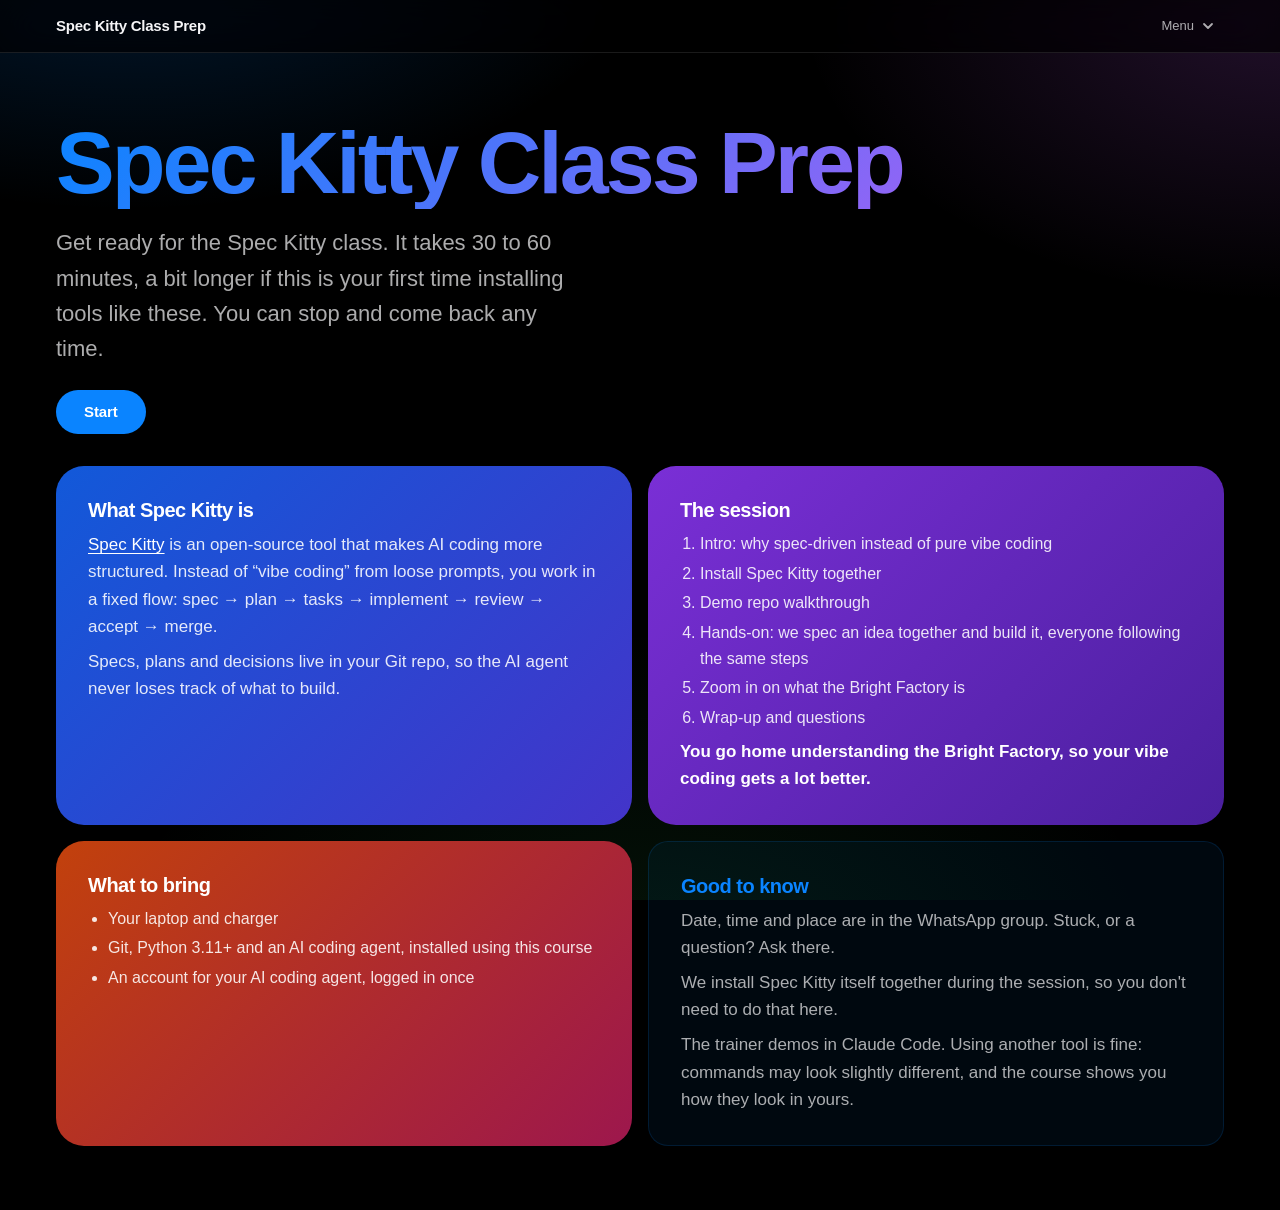
<file: index.html>
<!doctype html>
<html lang="en">
<head>
  <meta charset="utf-8">
  <meta name="viewport" content="width=device-width, initial-scale=1, viewport-fit=cover">
  <title>Spec Kitty Class Prep</title>
  <meta name="description" content="Get your laptop and your head ready for the Spec Kitty class: a short, tailored prep track you can do at your own pace.">
  <meta name="theme-color" content="#000000" media="(prefers-color-scheme: dark)">
  <meta name="theme-color" content="#000000" media="(prefers-color-scheme: light)">
  <meta name="color-scheme" content="dark">
  <link rel="manifest" href="./manifest.json">
  <link rel="icon" href="./icons/icon.svg" type="image/svg+xml">
  <link rel="icon" href="./icons/icon-192.png" type="image/png" sizes="192x192">
  <link rel="apple-touch-icon" href="./icons/icon-192.png">
  <link rel="stylesheet" href="./css/style.css">
</head>
<body>
  <header id="app-header"></header>
  <div id="app-notice" class="banner banner--info" role="status" hidden></div>
  <main id="app-main" tabindex="-1">
    <noscript>
      <div class="container container--reading">
        <p class="cell">This course needs JavaScript to tailor the steps to your laptop. Please turn it on and reload the page.</p>
      </div>
    </noscript>
  </main>
  <script type="module" src="./js/app.js"></script>
</body>
</html>
</file>
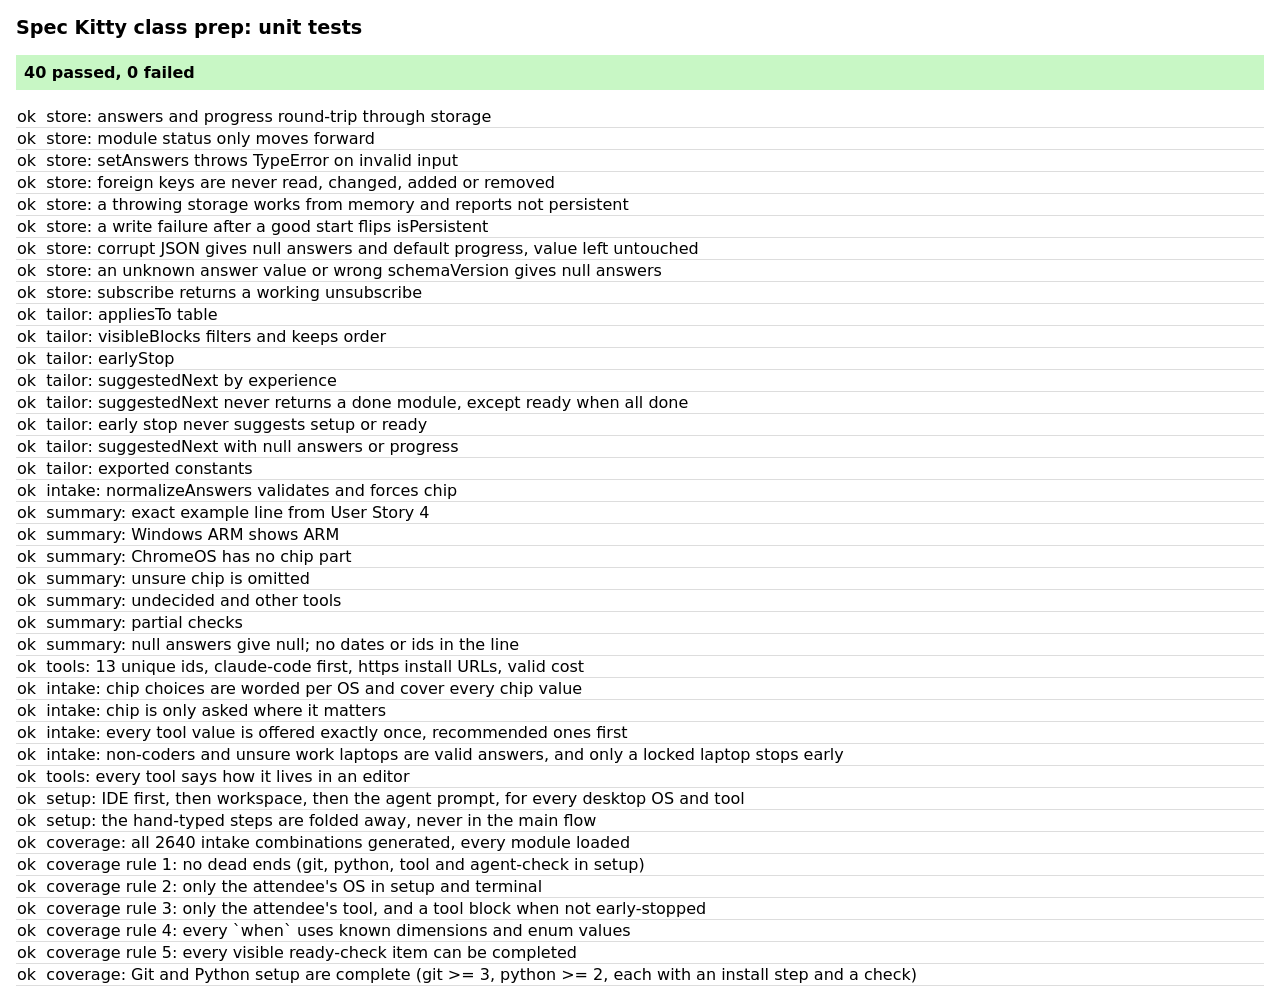
<file: tests/index.html>
<!doctype html>
<html lang="en">
<head>
  <meta charset="utf-8">
  <meta name="viewport" content="width=device-width, initial-scale=1">
  <title>Running tests…</title>
</head>
<body style="font-family: system-ui, sans-serif; margin: 16px;">
  <h1 style="font-size: 1.2rem;">Spec Kitty class prep: unit tests</h1>
  <p id="summary" style="padding: 8px; font-weight: bold;">Running…</p>
  <table id="results" style="border-collapse: collapse; width: 100%;"></table>
  <script type="module">
    import { run, test } from "./runner.js";
    import "./store.test.js";
    import "./tailor.test.js";
    import "./summary.test.js";
    import "./intake.test.js";

    // Optional coverage test: skip quietly only when the file itself is missing (404).
    // Any other import error (syntax error, broken import inside it) is reported as a failure.
    let coverageMissing = false;
    try {
      const res = await fetch("./coverage.test.js", { method: "HEAD", cache: "no-store" });
      coverageMissing = res.status === 404;
    } catch {
      // fetch unavailable: fall through to import and report whatever happens
    }
    if (!coverageMissing) {
      try {
        await import("./coverage.test.js");
      } catch (err) {
        test("coverage.test.js loads", () => {
          throw err;
        });
      }
    }

    const { passed, failed, results } = await run();
    const summary = document.getElementById("summary");
    summary.textContent = `${passed} passed, ${failed} failed`;
    summary.style.background = failed === 0 ? "#c8f7c5" : "#f7c5c5";
    document.title = failed === 0 ? "PASS" : "FAIL";

    const table = document.getElementById("results");
    for (const r of results) {
      const row = table.insertRow();
      row.style.borderBottom = "1px solid #ddd";
      row.insertCell().textContent = r.ok ? "ok" : "FAIL";
      row.insertCell().textContent = r.name;
      row.insertCell().textContent = r.error || "";
      if (!r.ok) row.style.background = "#fbe3e3";
    }
  </script>
</body>
</html>
</file>
<file: css/style.css>
/* Layout: sticky header (.menu) over a 1200px .container; pages are .bento grids of .cell boxes (4 > 2 > 1 columns at 768/480px); reading pages use .container--reading (760px). Style: GG Prompts Bento Grid, research R0-09. */

/* ------------------------------------------------------------------ Tokens */
:root {
  color-scheme: dark;
  --bg: #000000; --cell: #1c1c1e; --cell-hover: #2c2c2e; --elevated: #2c2c2e;
  --text: #f5f5f7; --text-2: rgba(245,245,247,.7); --text-3: rgba(245,245,247,.55);
  --line: rgba(255,255,255,.1);
  --blue: #0A84FF; --purple: #BF5AF2; --green: #30D158; --orange: #FF9F0A; --pink: #FF375F; --indigo: #5E5CE6;
  --gradient-signature: linear-gradient(135deg, #0A84FF, #BF5AF2);
  /* Colour tiles: saturated enough to feel bright, dark enough for white text (AA). One per module. */
  --tile-blue: linear-gradient(135deg, #1259d9, #4334c9);
  --tile-purple: linear-gradient(135deg, #7a2fd6, #4a1f9e);
  --tile-green: linear-gradient(135deg, #0d7a3d, #0b5e57);
  --tile-orange: linear-gradient(135deg, #c2410c, #9d174d);
  --tile-teal: linear-gradient(135deg, #0e7490, #1e40af);
  --tile-pink: linear-gradient(135deg, #be185d, #6b21a8);
  --teal: #64D2FF;
  --accent: var(--blue);
  --font: Inter, -apple-system, BlinkMacSystemFont, "SF Pro Display", "Segoe UI Variable", "Segoe UI", Roboto, sans-serif;
  --font-mono: ui-monospace, "SF Mono", "Cascadia Code", Consolas, monospace;
  --space-xs: 4px; --space-sm: 8px; --space-md: 16px; --space-lg: 24px; --space-xl: 32px; --space-2xl: 48px; --space-3xl: 64px;
  --radius-sm: 12px; --radius-md: 16px; --radius-lg: 20px; --radius-xl: 28px; --radius-full: 9999px;
  --bento-gap: 16px;
  --ease: cubic-bezier(.25,.1,.25,1);
  --shadow-hover: 0 8px 30px rgba(0,0,0,.4);
  --fast: .15s ease;
  --base: .3s var(--ease);
}

/* ------------------------------------------------------------------ Base */
*, *::before, *::after { box-sizing: border-box; margin: 0; padding: 0; }
html { font-size: 16px; -webkit-font-smoothing: antialiased; -webkit-text-size-adjust: 100%; }
body {
  font-family: var(--font);
  background:
    radial-gradient(900px 500px at 10% -10%, rgba(10,132,255,.22), transparent 60%),
    radial-gradient(800px 500px at 100% 0%, rgba(191,90,242,.18), transparent 60%),
    radial-gradient(900px 600px at 50% 110%, rgba(48,209,88,.10), transparent 60%),
    var(--bg);
  background-attachment: fixed;
  color: var(--text);
  line-height: 1.5;
  min-height: 100vh;
  overflow-wrap: anywhere;
}
/* Black band behind the status bar / notch so content never shows through the top inset. */
body::before {
  content: "";
  position: fixed;
  inset: 0 0 auto 0;
  height: env(safe-area-inset-top, 0px);
  background: #000;
  z-index: 101;
}
img, svg { max-width: 100%; display: block; }
a { color: var(--blue); text-underline-offset: 3px; }
button, input, select, textarea { font: inherit; color: inherit; }
ul, ol { padding-left: 1.25rem; }
li + li { margin-top: var(--space-xs); }
[hidden] { display: none !important; }
#app-main:focus { outline: none; }

:focus-visible { outline: 2px solid var(--blue); outline-offset: 3px; }

.visually-hidden {
  position: absolute !important; width: 1px; height: 1px; overflow: hidden;
  clip: rect(0 0 0 0); clip-path: inset(50%); white-space: nowrap;
}

/* ------------------------------------------------------------------ Type */
h1, h2, h3, h4 { text-wrap: balance; color: var(--text); }
.hero-title {
  font-size: clamp(2.5rem, 8vw, 5.5rem);
  font-weight: 800;
  letter-spacing: -3px;
  line-height: 1.05;
  background: var(--gradient-signature);
  -webkit-background-clip: text;
  background-clip: text;
  -webkit-text-fill-color: transparent;
  color: transparent;
}
.page-title {
  font-size: clamp(2rem, 4vw, 3rem);
  font-weight: 700;
  letter-spacing: -1.5px;
  line-height: 1.1;
  margin-bottom: var(--space-sm);
}
.cell-title, .cell h2, .cell h3, .block h2, .block h3 {
  font-size: 1.25rem;
  font-weight: 700;
  letter-spacing: -.5px;
  line-height: 1.25;
  margin-bottom: var(--space-sm);
}
.cell-title--lg { font-size: 1.5rem; letter-spacing: -.75px; }
.cell-title--sm, .cell h3 { font-size: 1.125rem; letter-spacing: -.25px; }
p, .body { font-size: 1.0625rem; line-height: 1.6; color: var(--text-2); }
.lead { font-size: clamp(1.125rem, 2.5vw, 1.375rem); line-height: 1.6; color: var(--text-2); max-width: 600px; }
.caption, small { font-size: .8125rem; color: var(--text-3); line-height: 1.5; }
.cell p, .cell li, .block p, .block li { max-width: 70ch; }
.cell > * + *, .block > * + * { margin-top: var(--space-sm); }
.cell li, .block li { color: var(--text-2); line-height: 1.6; }
strong { color: var(--text); font-weight: 600; }
code { font-family: var(--font-mono); font-size: .9em; }
:not(pre) > code { background: var(--elevated); padding: .1em .4em; border-radius: 6px; }

/* ------------------------------------------------------------------ Layout */
.container {
  max-width: 1200px;
  margin-inline: auto;
  padding-block: var(--space-3xl);
  padding-left: max(16px, env(safe-area-inset-left));
  padding-right: max(16px, env(safe-area-inset-right));
}
.container--reading { max-width: 760px; }
.stack > * + * { margin-top: var(--bento-gap); }
.section-head { margin-bottom: var(--space-xl); }
.section-head p { max-width: 520px; }

.bento { display: grid; grid-template-columns: repeat(4, 1fr); gap: var(--bento-gap); }
.bento > * { min-width: 0; }
.span-2 { grid-column: span 2; }
.span-4 { grid-column: 1 / -1; }
.tall { grid-row: span 2; }
.hero-cell, .cell.hero-cell {
  grid-column: span 2; grid-row: span 2;
  display: flex; flex-direction: column; justify-content: flex-end;
  min-height: 360px; padding: var(--space-2xl);
}
.row { display: flex; flex-wrap: wrap; gap: var(--space-md); align-items: center; }

/* ------------------------------------------------------------------ Components
   Class names used by views (WP03, WP04). Keep these stable.
   .cell, .cell--link ........ every bento box; links lift on hover
   .hero-title ............... welcome headline, the only gradient use
   .btn, .btn--primary, .btn--secondary, .btn--ghost
   .chip, .chip--done, .chip--next, .chip--optional, .chip-label
   .choice-group, .choice .... intake radio cards
   .block, .block--step, .block--note, .block--warning, .block--check
   .code (wraps pre), .copy-btn
   .stat, .stat__value, .stat__label
   .progress-bar (child: span or .progress-bar__fill; or set --value: 0-100)
   .banner, .banner--stop, .banner--info (children .banner__title, .banner__body)
   .exercise, .feedback--right, .feedback--wrong
   .checkbox ................. ready-check item (label wrapping input[type=checkbox])
   .menu ..................... header bar
   .confirm .................. inline "Start fresh" confirm
   Helpers: .container, .container--reading, .bento, .span-2, .span-4, .tall, .hero-cell,
            .page-title, .cell-title, .lead, .caption, .row, .stack, .visually-hidden
   ------------------------------------------------------------------ */

/* Cell */
.cell {
  display: block;
  background: var(--cell);
  border-radius: var(--radius-xl);
  padding: var(--space-xl);
  position: relative;
  color: var(--text);
}
.cell--link {
  text-decoration: none;
  transition: background var(--base), transform var(--base), box-shadow var(--base);
}
.cell--link:hover { background: var(--cell-hover); transform: translateY(-2px); box-shadow: var(--shadow-hover); }
.cell--link:focus-visible { outline-offset: 4px; }

/* Buttons */
.btn {
  display: inline-flex; align-items: center; justify-content: center; gap: var(--space-sm);
  min-height: 44px;
  padding: 12px 28px;
  border: 0;
  border-radius: var(--radius-full);
  font-size: .9375rem; font-weight: 600; letter-spacing: -.1px; line-height: 1.2;
  text-decoration: none; text-align: center;
  cursor: pointer;
  transition: background var(--fast), transform var(--fast), box-shadow var(--fast), color var(--fast);
}
.btn--primary { background: var(--blue); color: #fff; }
.btn--primary:hover { background: #409cff; transform: scale(1.03); box-shadow: 0 4px 20px rgba(10,132,255,.4); }
.btn--secondary { background: var(--elevated); color: var(--text); border: 1px solid var(--line); }
.btn--secondary:hover { background: #3a3a3c; transform: scale(1.03); }
.btn--ghost { background: transparent; color: var(--blue); }
.btn--ghost:hover { background: rgba(10,132,255,.08); }
.btn:disabled, .btn[aria-disabled="true"] { opacity: .5; cursor: not-allowed; transform: none; box-shadow: none; }

/* Chips (real status only, sentence case) */
.chip, .chip-label {
  display: inline-flex; align-items: center; gap: 6px;
  width: fit-content;
  padding: 6px 14px;
  border-radius: var(--radius-full);
  font-size: .75rem; font-weight: 600; line-height: 1.2;
  background: rgba(245,245,247,.12); color: var(--text-2);
}
.chip--done { background: rgba(48,209,88,.15); color: var(--green); }
.chip--next { background: rgba(10,132,255,.18); color: #409cff; }
.chip--optional { background: rgba(255,159,10,.15); color: var(--orange); }
.chip-label { background: rgba(94,92,230,.2); color: #8a89ff; }

/* Intake choices */
.choice-group { display: grid; gap: var(--space-sm); border: 0; min-width: 0; }
.choice-group legend { font-size: 1.25rem; font-weight: 700; letter-spacing: -.5px; margin-bottom: var(--space-md); text-wrap: balance; }
.choice {
  display: flex; align-items: flex-start; gap: var(--space-md);
  padding: var(--space-md) var(--space-lg);
  background: var(--elevated);
  border: 1.5px solid transparent;
  border-radius: var(--radius-md);
  cursor: pointer;
  color: var(--text-2);
  transition: border-color var(--fast), color var(--fast), background var(--fast);
}
.choice:hover { color: var(--text); background: #323234; }
.choice:has(input:checked) { border-color: var(--blue); color: var(--text); }
.choice input[type="radio"] {
  appearance: none; -webkit-appearance: none;
  flex-shrink: 0;
  width: 22px; height: 22px; margin-top: 1px;
  border: 1.5px solid rgba(255,255,255,.2);
  border-radius: 50%;
  background: var(--bg);
  position: relative;
  cursor: pointer;
  transition: border-color var(--fast), box-shadow var(--fast);
}
.choice input[type="radio"]:checked { border-color: var(--blue); }
.choice input[type="radio"]:checked::after {
  content: ""; position: absolute; top: 4px; left: 4px;
  width: 11px; height: 11px; border-radius: 50%; background: var(--blue);
}
.choice input[type="radio"]:focus-visible { outline: none; box-shadow: 0 0 0 3px rgba(10,132,255,.45); }
.choice:has(input:focus-visible) { outline: 2px solid var(--blue); outline-offset: 3px; }
.choice__text { display: grid; gap: 2px; min-width: 0; }
.choice__label { font-weight: 600; color: inherit; }
.choice__hint { font-size: .875rem; color: var(--text-3); line-height: 1.5; }

/* Inputs: the reference's 3px blue focus ring */
.input, input[type="text"], input[type="email"], textarea, select {
  width: 100%;
  padding: 14px 18px;
  background: var(--bg);
  border: 1.5px solid var(--line);
  border-radius: var(--radius-md);
  font-size: 1rem;
  transition: border-color var(--fast), box-shadow var(--fast);
}
.input:focus, input[type="text"]:focus, input[type="email"]:focus, textarea:focus, select:focus {
  outline: none; border-color: var(--blue); box-shadow: 0 0 0 3px rgba(10,132,255,.2);
}
textarea { min-height: 100px; resize: vertical; line-height: 1.6; }

/* Module content blocks */
.block {
  background: var(--cell);
  border-radius: var(--radius-xl);
  padding: var(--space-xl);
  border: 1px solid transparent;
}
.block--note, .block--warning, .block--check { border-radius: var(--radius-lg); }
.block--note { background: rgba(10,132,255,.06); border-color: rgba(10,132,255,.15); }
.block--note > :is(h2, h3, .block__title) { color: var(--blue); }
.block--warning { background: rgba(255,159,10,.06); border-color: rgba(255,159,10,.15); }
.block--warning > :is(h2, h3, .block__title) { color: var(--orange); }
.block--check { background: rgba(48,209,88,.06); border-color: rgba(48,209,88,.15); }
.block--check > :is(h2, h3, .block__title) { color: var(--green); }
.block__title { font-weight: 600; font-size: 1rem; }
.block--step { counter-increment: step; }

/* Code blocks */
.code {
  position: relative;
  background: #000;
  border: 1px solid var(--line);
  border-radius: var(--radius-md);
  margin-top: var(--space-md);
}
.code pre {
  overflow-x: auto;
  /* Top padding leaves a strip for the Copy pill, so long commands never scroll under it. */
  padding: 48px var(--space-lg) var(--space-md);
  font-family: var(--font-mono);
  font-size: .875rem;
  line-height: 1.65;
  color: #d8d8e0;
  white-space: pre;
  overflow-wrap: normal;
}
.code pre code { background: none; padding: 0; font-size: inherit; }
.copy-btn {
  position: absolute; top: 8px; right: 8px;
  min-height: 32px;
  padding: 6px 14px;
  background: var(--elevated);
  color: var(--text);
  border: 1px solid var(--line);
  border-radius: var(--radius-full);
  font-size: .8125rem; font-weight: 600;
  cursor: pointer;
  transition: background var(--fast);
}
.copy-btn:hover { background: #3a3a3c; }
.copy-btn[data-state="copied"] { color: var(--green); }
.copy-fallback {
  width: 100%; margin-top: var(--space-sm);
  font-family: var(--font-mono); font-size: .875rem;
}

/* Stat */
.stat { display: flex; flex-direction: column; justify-content: space-between; gap: var(--space-xs); }
.stat__value { font-size: 2rem; font-weight: 800; letter-spacing: -1px; line-height: 1; color: var(--text); }
.stat__label { font-size: .8125rem; font-weight: 500; color: var(--text-3); }

/* Progress bar: <div class="progress-bar" style="--value: 40"><span></span></div> */
.progress-bar {
  --value: 0;
  height: 8px;
  background: var(--elevated);
  border-radius: var(--radius-full);
  overflow: hidden;
}
.progress-bar > span, .progress-bar__fill {
  display: block; height: 100%;
  width: calc(var(--value) * 1%);
  background: var(--blue);
  border-radius: inherit;
  transition: width var(--base);
}
progress.progress-bar { appearance: none; -webkit-appearance: none; width: 100%; border: 0; color: var(--blue); }
progress.progress-bar::-webkit-progress-bar { background: var(--elevated); border-radius: var(--radius-full); }
progress.progress-bar::-webkit-progress-value { background: var(--blue); border-radius: var(--radius-full); }
progress.progress-bar::-moz-progress-bar { background: var(--blue); border-radius: var(--radius-full); }

/* Banners (the reference's alert) */
.banner {
  display: block;
  padding: var(--space-lg);
  border-radius: var(--radius-lg);
  border: 1px solid;
  font-size: .9375rem; line-height: 1.5; color: var(--text-2);
}
.banner__title { font-weight: 600; font-size: .9375rem; margin-bottom: 4px; }
.banner__body { font-size: .875rem; line-height: 1.5; color: var(--text-2); }
.banner--info { background: rgba(10,132,255,.06); border-color: rgba(10,132,255,.15); }
.banner--info .banner__title { color: var(--blue); }
.banner--stop { background: rgba(255,55,95,.06); border-color: rgba(255,55,95,.15); }
.banner--stop .banner__title { color: var(--pink); }
#app-notice {
  max-width: 1200px;
  margin: var(--space-md) auto 0;
  margin-left: max(16px, env(safe-area-inset-left));
  margin-right: max(16px, env(safe-area-inset-right));
  padding: var(--space-sm) var(--space-md);
}
@media (min-width: 1232px) { #app-notice { margin-inline: auto; } }

/* Exercises */
.exercise { background: var(--cell); border-radius: var(--radius-xl); padding: var(--space-xl); }
.exercise > * + * { margin-top: var(--space-md); }
.feedback--right, .feedback--wrong {
  padding: var(--space-md) var(--space-lg);
  border-radius: var(--radius-lg);
  border: 1px solid;
  color: var(--text-2);
}
.feedback--right { background: rgba(48,209,88,.06); border-color: rgba(48,209,88,.15); }
.feedback--right strong:first-child { color: var(--green); }
.feedback--wrong { background: rgba(255,159,10,.06); border-color: rgba(255,159,10,.15); }
.feedback--wrong strong:first-child { color: var(--orange); }

/* Checkbox (ready check) */
.checkbox {
  display: flex; align-items: flex-start; gap: var(--space-sm);
  cursor: pointer;
  font-size: .9375rem; color: var(--text-2);
  transition: color var(--fast);
}
.checkbox:hover { color: var(--text); }
.checkbox input[type="checkbox"] {
  appearance: none; -webkit-appearance: none;
  flex-shrink: 0;
  width: 22px; height: 22px;
  border: 1.5px solid rgba(255,255,255,.2);
  border-radius: 6px;
  background: var(--bg);
  position: relative;
  cursor: pointer;
  transition: background var(--fast), border-color var(--fast);
}
.checkbox input[type="checkbox"]:checked { background: var(--blue); border-color: var(--blue); }
.checkbox input[type="checkbox"]:checked::after {
  content: ""; position: absolute; top: 3px; left: 7px;
  width: 5px; height: 10px;
  border: solid #fff; border-width: 0 2px 2px 0;
  transform: rotate(45deg);
}
.checkbox input[type="checkbox"]:focus-visible { outline: 2px solid var(--blue); outline-offset: 3px; }
.checkbox:has(input:checked) { color: var(--text); }

/* Header menu (the reference's nav bar) */
.menu {
  position: sticky;
  top: env(safe-area-inset-top, 0px);
  z-index: 100;
  background: rgba(0,0,0,.72);
  -webkit-backdrop-filter: saturate(180%) blur(20px);
  backdrop-filter: saturate(180%) blur(20px);
  border-bottom: 1px solid var(--line);
}
.menu__bar {
  max-width: 1200px; margin-inline: auto;
  display: flex; align-items: center; justify-content: space-between; gap: var(--space-md);
  min-height: 52px;
  padding-left: max(16px, env(safe-area-inset-left));
  padding-right: max(16px, env(safe-area-inset-right));
}
.menu__brand {
  color: var(--text); text-decoration: none;
  font-weight: 700; font-size: .9375rem; letter-spacing: -.25px;
  white-space: nowrap; overflow: hidden; text-overflow: ellipsis;
  min-width: 0;
}
.menu__toggle {
  display: inline-flex; align-items: center; gap: 6px;
  min-height: 44px; padding: 0 var(--space-sm);
  background: none; border: 0;
  color: var(--text-2);
  font-size: .8125rem; font-weight: 500;
  cursor: pointer;
  transition: color var(--fast);
  flex-shrink: 0;
}
.menu__toggle:hover, .menu__toggle[aria-expanded="true"] { color: var(--text); }
.menu__toggle svg { width: 16px; height: 16px; transition: transform var(--fast); }
.menu__toggle[aria-expanded="true"] svg { transform: rotate(180deg); }
.menu__panel {
  max-width: 1200px; margin-inline: auto;
  padding: 0 max(16px, env(safe-area-inset-right)) var(--space-md) max(16px, env(safe-area-inset-left));
}
.menu__list { list-style: none; padding: 0; display: flex; flex-wrap: wrap; justify-content: flex-end; gap: var(--space-xs) var(--space-lg); }
.menu__list li + li { margin-top: 0; }
.menu__item {
  display: inline-flex; align-items: center; min-height: 44px;
  background: none; border: 0;
  color: var(--text-2); text-decoration: none;
  font-size: .8125rem; font-weight: 500; letter-spacing: .1px;
  cursor: pointer;
  transition: color var(--fast);
}
.menu__item:hover { color: var(--text); }
.menu .confirm { margin-top: var(--space-sm); max-width: 520px; margin-left: auto; }

/* Confirm (pink alert treatment) */
.confirm {
  background: rgba(255,55,95,.06);
  border: 1px solid rgba(255,55,95,.15);
  border-radius: var(--radius-xl);
  padding: var(--space-lg);
}
.menu .confirm { background: #1a0b0f; } /* opaque over the translucent bar */
.confirm__title { color: var(--pink); font-weight: 600; font-size: .9375rem; margin-bottom: 4px; }
.confirm__body { font-size: .875rem; color: var(--text-2); line-height: 1.5; }
.confirm__actions { display: flex; flex-wrap: wrap; gap: var(--space-sm); margin-top: var(--space-md); }

/* Overview and intake states (WP03): suggested-next outline, muted "Coming soon" cell, inline intake error. */
.cell--suggested { box-shadow: inset 0 0 0 1.5px var(--blue); }
.cell--suggested.cell--link:hover { box-shadow: inset 0 0 0 1.5px var(--blue), var(--shadow-hover); }
.cell--soon { background: transparent; border: 1px dashed var(--line); color: var(--text-3); }
.cell--soon .cell-title { color: var(--text-2); }
.field-error { color: var(--pink); font-weight: 600; font-size: .9375rem; }

/* ------------------------------------------------------------------ Colour
   Module colours: words blue, spec-driven purple, setup green, ready orange, terminal teal.
   .cell--blue/purple/green/orange/teal/pink = full-colour tile with white text. */
.cell--blue { background: var(--tile-blue); }
.cell--purple { background: var(--tile-purple); }
.cell--green { background: var(--tile-green); }
.cell--orange { background: var(--tile-orange); }
.cell--teal { background: var(--tile-teal); }
.cell--pink { background: var(--tile-pink); }
:is(.cell--blue, .cell--purple, .cell--green, .cell--orange, .cell--teal, .cell--pink) { color: #fff; }
:is(.cell--blue, .cell--purple, .cell--green, .cell--orange, .cell--teal, .cell--pink) :is(p, li, .caption, .stat__label) { color: rgba(255,255,255,.88); }
:is(.cell--blue, .cell--purple, .cell--green, .cell--orange, .cell--teal, .cell--pink) :is(h2, h3, strong, .cell-title, .stat__value) { color: #fff; }
:is(.cell--blue, .cell--purple, .cell--green, .cell--orange, .cell--teal, .cell--pink) a:not(.btn) { color: #fff; }
:is(.cell--blue, .cell--purple, .cell--green, .cell--orange, .cell--teal, .cell--pink) :is(.chip, .chip--done, .chip--next, .chip--optional) { background: rgba(255,255,255,.2); color: #fff; }
.cell--blue.cell--link:hover { background: var(--tile-blue); filter: brightness(1.12); }
.cell--purple.cell--link:hover { background: var(--tile-purple); filter: brightness(1.12); }
.cell--green.cell--link:hover { background: var(--tile-green); filter: brightness(1.12); }
.cell--orange.cell--link:hover { background: var(--tile-orange); filter: brightness(1.12); }
.cell--teal.cell--link:hover { background: var(--tile-teal); filter: brightness(1.12); }
.cell--suggested:is(.cell--blue, .cell--purple, .cell--green, .cell--orange, .cell--teal) { box-shadow: inset 0 0 0 3px rgba(255,255,255,.85); }

/* Module accent: module-view sets data-module on the page wrapper. */
[data-module="words"] { --accent: #0A84FF; --module-tile: var(--tile-blue); }
[data-module="spec-driven"] { --accent: #BF5AF2; --module-tile: var(--tile-purple); }
[data-module="setup"] { --accent: #30D158; --module-tile: var(--tile-green); }
[data-module="ready"] { --accent: #FF9F0A; --module-tile: var(--tile-orange); }
[data-module="terminal"] { --accent: #64D2FF; --module-tile: var(--tile-teal); }
.module-head { background: var(--module-tile, var(--tile-blue)); border-radius: var(--radius-xl); padding: var(--space-xl); color: #fff; }
.module-head .page-title, .module-head a { color: #fff; }
.module-head .lead { color: rgba(255,255,255,.88); }
.module-head .chip { background: rgba(255,255,255,.2); color: #fff; }

/* Numbered main steps (setup): only top-level step blocks count. */
.blocks { counter-reset: step; }
.blocks > .block--step { counter-increment: step; border-left: 4px solid var(--accent); }
.blocks > .block--step > h2 { display: flex; align-items: center; gap: var(--space-sm); }
.blocks > .block--step > h2::before {
  content: counter(step);
  flex-shrink: 0;
  display: inline-grid; place-items: center;
  width: 32px; height: 32px; border-radius: 50%;
  background: var(--accent); color: #000; font-size: 1rem; font-weight: 800;
}
.blocks > .block:not(.block--note):not(.block--warning):not(.block--check):not(.block--step) > h2 { color: var(--accent); }

/* Folded groups ("Do it by hand instead") and folded choices ("More supported tools") */
.block-group, .more-choices, .deeper {
  border: 1px dashed var(--line);
  border-radius: var(--radius-lg);
  padding: var(--space-md) var(--space-lg);
  background: rgba(255,255,255,.02);
}
.block-group > summary, .more-choices > summary, .deeper > summary {
  cursor: pointer; font-weight: 600; color: var(--text); min-height: 32px;
  display: flex; align-items: center;
}
.block-group[open] > summary, .more-choices[open] > summary, .deeper[open] > summary { margin-bottom: var(--space-md); }
.block-group .block { padding: var(--space-lg); }
.more-choices .choice-group { margin-top: var(--space-sm); }

/* The setup prompt: text to paste, not a command, so it wraps instead of scrolling. */
.code pre.prompt { white-space: pre-wrap; overflow-wrap: anywhere; color: #e8e8f0; }
.code:has(pre.prompt) { border-color: color-mix(in srgb, var(--accent) 55%, transparent); }

/* Intake: numbered questions, a colour each */
.intake-q { counter-increment: q; }
.intake-q legend { display: flex; align-items: center; gap: var(--space-sm); }
.intake-q legend::before {
  content: counter(q);
  display: inline-grid; place-items: center; flex-shrink: 0;
  width: 30px; height: 30px; border-radius: 50%;
  font-size: .9375rem; font-weight: 800; color: #000; background: var(--blue);
}
.intake-q:nth-of-type(5n+2) legend::before { background: var(--purple); }
.intake-q:nth-of-type(5n+3) legend::before { background: var(--green); }
.intake-q:nth-of-type(5n+4) legend::before { background: var(--orange); }
.intake-q:nth-of-type(5n+5) legend::before { background: var(--teal); }

/* Example callout */
.example { border-left: 4px solid var(--accent); background: rgba(255,255,255,.04); border-radius: 0 var(--radius-md) var(--radius-md) 0; padding: var(--space-md) var(--space-lg); }
.example__label { display: block; font-size: .75rem; font-weight: 700; color: var(--accent); margin-bottom: var(--space-xs); }
.example pre { margin-top: var(--space-sm); background: #000; border-radius: var(--radius-sm); padding: var(--space-md); overflow-x: auto; font-family: var(--font-mono); font-size: .8125rem; line-height: 1.6; color: #d8d8e0; }

/* Small colour tiles inside blocks (models, effort, doctrine, profiles) */
.tiles { display: grid; grid-template-columns: repeat(auto-fit, minmax(190px, 1fr)); gap: var(--space-sm); margin-top: var(--space-md); }
.tile { display: grid; gap: 4px; align-content: start; padding: var(--space-md) var(--space-lg); border-radius: var(--radius-lg); color: #fff; }
.tile strong { color: #fff; font-size: 1.0625rem; }
.tile > span:last-child { color: rgba(255,255,255,.88); font-size: .9375rem; line-height: 1.5; }
.tile__kicker { font-size: .75rem; font-weight: 700; color: rgba(255,255,255,.78); }
.tile--blue { background: var(--tile-blue); }
.tile--purple { background: var(--tile-purple); }
.tile--green { background: var(--tile-green); }
.tile--orange { background: var(--tile-orange); }
.tile--teal { background: var(--tile-teal); }
.tile--pink { background: var(--tile-pink); }

/* Diagram: the agentic loop */
.diagram { margin: var(--space-md) auto 0; max-width: 380px; }
.loop text { font-family: var(--font); text-anchor: middle; }
.loop .loop-num { font-size: 26px; font-weight: 800; fill: #fff; }
.loop .loop-num--dark { fill: #000; }
.loop .loop-core { font-size: 20px; font-weight: 800; fill: #fff; }
.loop .loop-label { font-size: 19px; font-weight: 700; fill: var(--text); }
.legend { list-style: none; padding: 0; display: grid; gap: var(--space-xs); margin-top: var(--space-md); }
.legend li { display: block; padding-left: 22px; position: relative; }
.legend .dot { position: absolute; left: 0; top: .45em; width: 12px; height: 12px; border-radius: 50%; }

/* Diagram: the seven steps, a vertical flow; colour shows who leads */
.steps { list-style: none; padding: 0; position: relative; display: grid; gap: var(--space-sm); margin-top: var(--space-md); }
.steps::before { content: ""; position: absolute; left: 21px; top: 22px; bottom: 22px; width: 3px; border-radius: 3px; background: linear-gradient(#0A84FF, #BF5AF2, #30D158, #FF9F0A); }
.step { position: relative; display: flex; gap: var(--space-md); align-items: flex-start; }
.steps .step + .step { margin-top: 0; }
.step__num { position: relative; z-index: 1; flex-shrink: 0; display: grid; place-items: center; width: 44px; height: 44px; border-radius: 50%; font-weight: 800; font-size: 1.125rem; color: #000; }
.step__body { flex: 1; min-width: 0; display: grid; gap: 2px; padding: var(--space-sm) var(--space-md); border-radius: var(--radius-md); background: var(--elevated); }
.step__body strong { font-size: 1.0625rem; }
.step__body > span:not(.who) { color: var(--text-2); }
.step--you .step__num { background: #0A84FF; color: #fff; }
.step--agent .step__num { background: #BF5AF2; color: #fff; }
.step--both .step__num { background: #30D158; }
.who { display: inline-flex; width: fit-content; margin-top: 4px; padding: 3px 10px; border-radius: var(--radius-full); font-size: .75rem; font-weight: 700; }
.who--you { background: rgba(10,132,255,.2); color: #6cb6ff; }
.who--agent { background: rgba(191,90,242,.2); color: #d9a3ff; }
.who--both { background: rgba(48,209,88,.18); color: #5fe07f; }
.who-legend { display: flex; flex-wrap: wrap; gap: var(--space-sm); margin-top: var(--space-md); }

/* Quiz */
.quiz-dots { display: flex; flex-wrap: wrap; gap: 6px; margin-top: var(--space-sm); }
.quiz-dot { width: 26px; height: 6px; border-radius: 3px; background: var(--elevated); }
.quiz-dot.is-right { background: var(--green); }
.quiz-dot.is-wrong { background: var(--orange); }
.quiz-card { border-radius: var(--radius-lg); padding: var(--space-lg); background: var(--elevated); border: 2px solid transparent; transition: border-color var(--fast); }
.quiz-card.is-right { border-color: rgba(48,209,88,.6); }
.quiz-card.is-wrong { border-color: rgba(255,159,10,.6); }
.quiz-card__q { display: flex; gap: var(--space-sm); align-items: baseline; color: var(--text); font-weight: 600; font-size: 1.0625rem; }
.quiz-card__num { flex-shrink: 0; font-size: .8125rem; font-weight: 800; color: var(--accent); }
.quiz-options { display: grid; gap: var(--space-sm); margin-top: var(--space-md); }
.quiz-option {
  display: flex; gap: var(--space-md); align-items: center; text-align: left;
  min-height: 48px; padding: var(--space-sm) var(--space-md);
  background: #1c1c1e; color: var(--text); border: 2px solid transparent; border-radius: var(--radius-md);
  cursor: pointer; transition: border-color var(--fast), background var(--fast), transform var(--fast);
}
.quiz-option:hover { border-color: rgba(255,255,255,.25); transform: translateX(2px); }
.quiz-option__letter { flex-shrink: 0; display: grid; place-items: center; width: 32px; height: 32px; border-radius: 10px; font-weight: 800; color: #fff; }
.quiz-option--0 .quiz-option__letter { background: #0A84FF; }
.quiz-option--1 .quiz-option__letter { background: #9d4edd; }
.quiz-option--2 .quiz-option__letter { background: #0e8f81; }
.quiz-option--3 .quiz-option__letter { background: #d9480f; }
.quiz-option.is-right { border-color: var(--green); background: rgba(48,209,88,.12); }
.quiz-option.is-wrong { border-color: var(--orange); background: rgba(255,159,10,.12); }
.quiz-tally { font-weight: 700; color: var(--text); font-size: 1.0625rem; }

/* Judge: testable or not */
.judge-list { list-style: none; padding: 0; display: grid; gap: var(--space-md); }
.judge-list li + li { margin-top: 0; }
.judge-card { border-radius: var(--radius-lg); padding: var(--space-lg); background: var(--tile-purple); border: 3px solid transparent; transition: border-color var(--fast); }
.judge-card:nth-child(3n+2) { background: var(--tile-blue); }
.judge-card:nth-child(3n+3) { background: var(--tile-teal); }
.judge-card__text { color: #fff; font-size: 1.125rem; font-weight: 600; line-height: 1.45; }
.judge-card.is-right { border-color: #5fe07f; }
.judge-card.is-wrong { border-color: #ffb340; }
.judge-buttons { display: flex; flex-wrap: wrap; gap: var(--space-sm); margin-top: var(--space-md); }
.judge-btn {
  min-height: 44px; padding: 10px 22px; border-radius: var(--radius-full);
  font-weight: 700; font-size: .9375rem; cursor: pointer;
  background: rgba(0,0,0,.28); color: #fff; border: 2px solid rgba(255,255,255,.55);
  transition: background var(--fast), border-color var(--fast), transform var(--fast);
}
.judge-btn:hover { transform: scale(1.03); }
.judge-btn--yes.is-picked { background: var(--green); border-color: var(--green); color: #000; }
.judge-btn--no.is-picked { background: var(--orange); border-color: var(--orange); color: #000; }
.judge-card .feedback--right, .judge-card .feedback--wrong { margin-top: var(--space-md); background: rgba(0,0,0,.35); border-color: rgba(255,255,255,.2); color: rgba(255,255,255,.92); }
.judge-card .feedback--right strong:first-child { color: #5fe07f; }
.judge-card .feedback--wrong strong:first-child { color: #ffb340; }

/* Tool chooser */
.tool-grid { list-style: none; padding: 0; display: grid; grid-template-columns: repeat(auto-fit, minmax(220px, 1fr)); gap: var(--space-sm); margin-top: var(--space-md); }
.tool-grid li + li { margin-top: 0; }
.tool-card { display: grid; gap: var(--space-xs); align-content: start; padding: var(--space-lg); border-radius: var(--radius-lg); background: var(--elevated); border-top: 4px solid var(--accent); }
.tool-card .btn { margin-top: var(--space-sm); justify-self: start; }

/* Router placeholder */
.placeholder { text-align: center; padding-block: var(--space-2xl); }

/* ------------------------------------------------------------------ Responsive */
@media (max-width: 767px) {
  :root { --bento-gap: 12px; }
  .container { padding-block: var(--space-xl); }
  .hero-title { letter-spacing: -2px; }
  .page-title { letter-spacing: -1px; }
  .bento { grid-template-columns: repeat(2, 1fr); }
  .hero-cell, .cell.hero-cell { grid-column: 1 / -1; grid-row: auto; min-height: 260px; padding: var(--space-xl); }
  .cell, .block, .exercise { padding: var(--space-lg); }
  .span-4 { grid-column: 1 / -1; }
}
@media (max-width: 479px) {
  .bento { grid-template-columns: 1fr; }
  .bento > .span-2, .bento > .span-4, .bento > .tall, .bento > .hero-cell { grid-column: auto; grid-row: auto; }
  .row > .btn { flex: 1 1 100%; }
  .code pre { padding: var(--space-md); padding-top: 48px; }
}

@media (prefers-reduced-motion: reduce) {
  *, *::before, *::after { transition: none !important; animation: none !important; scroll-behavior: auto !important; }
  .cell--link:hover, .btn:hover, .btn--primary:hover, .btn--secondary:hover, .copy-btn:hover { transform: none; }
  .menu__toggle[aria-expanded="true"] svg { transform: rotate(180deg); }
}
.intake-form { counter-reset: q; }

/* ------------------------------------------------------------------ Course path (overview)
   The four main modules as numbered steps in one row (2 then 1 column on smaller screens),
   the optional warm-up apart, and the quieter "About you" row below. */
.path { list-style: none; padding: 0; display: grid; grid-template-columns: repeat(4, 1fr); gap: var(--bento-gap); counter-reset: none; }
.path li + li { margin-top: 0; }
.path__item { position: relative; display: flex; min-width: 0; }
/* Arrow between steps on wide screens */
.path__item:not(:last-child)::after {
  content: "→"; position: absolute; right: calc(var(--bento-gap) / -2); top: 50%;
  transform: translate(50%, -50%); z-index: 2;
  width: 28px; height: 28px; display: grid; place-items: center;
  border-radius: 50%; background: #000; color: var(--text-2); font-weight: 800; font-size: .9375rem;
  border: 1px solid var(--line);
}
.path-step { flex: 1; display: flex; flex-direction: column; gap: var(--space-xs); min-height: 260px; }
.path-step > * + * { margin-top: 0; }
.path-step__top { display: flex; align-items: center; justify-content: space-between; gap: var(--space-sm); margin-bottom: var(--space-sm); }
.path-step__num {
  display: grid; place-items: center; width: 44px; height: 44px; border-radius: 50%;
  background: rgba(255,255,255,.95); color: #000; font-size: 1.375rem; font-weight: 800;
}
.path-step.is-done .path-step__num { background: var(--green); color: #000; }
.path-step__kicker { font-size: .8125rem; font-weight: 700; color: rgba(255,255,255,.8); }
.path-step__machine { font-weight: 800; font-size: 1.0625rem; color: #fff; letter-spacing: -.25px; }
.path-step .caption { margin-top: auto; padding-top: var(--space-sm); }
.path-extra { display: grid; grid-template-columns: 1fr 3fr; gap: var(--bento-gap); align-items: center; }
.path-extra .path-step { min-height: 0; }
.path-extra__note { color: var(--text-2); font-weight: 600; }
.section-label { font-size: 1rem; font-weight: 700; color: var(--text-3); margin-top: var(--space-xl); }
.bento--quiet { grid-template-columns: repeat(4, 1fr); }
.bento--quiet .cell { background: rgba(28,28,30,.7); }
.btn--lg { min-height: 52px; padding: 14px 32px; font-size: 1.0625rem; }

@media (max-width: 1023px) {
  .path { grid-template-columns: repeat(2, 1fr); }
  .path__item:nth-child(2n)::after { display: none; }
}
@media (max-width: 767px) {
  .path-extra { grid-template-columns: 1fr; }
}
@media (max-width: 479px) {
  .path { grid-template-columns: 1fr; }
  .path__item:not(:last-child)::after { display: none; }
  .path-step { min-height: 0; }
}

/* ------------------------------------------------------------------ Animated agent loop (widgets/agent-loop.js)
   Ring of four steps around the goal, next to a terminal-style "agent trace"; the active step glows. */
.agent-loop {
  display: grid; grid-template-columns: minmax(0, 1fr) minmax(0, 1.15fr); gap: var(--space-lg); align-items: center;
  margin-top: var(--space-md);
}
.agent-loop__ring { width: 100%; max-width: 320px; margin-inline: auto; overflow: visible; }
.agent-loop__track { fill: none; stroke: rgba(48,209,88,.55); stroke-width: 3; stroke-dasharray: 2 9; stroke-linecap: round; filter: drop-shadow(0 0 6px rgba(48,209,88,.45)); }
.agent-loop__node circle { fill: #0b1220; stroke: var(--node, #8a89ff); stroke-width: 3; transition: fill .35s ease, transform .35s ease, filter .35s ease; transform-box: fill-box; transform-origin: center; }
.agent-loop__node text { fill: #fff; font-family: var(--font); font-weight: 800; font-size: 16px; text-anchor: middle; }
.agent-loop__node.is-active circle { fill: var(--node, #8a89ff); transform: scale(1.12); filter: drop-shadow(0 0 14px var(--node, #8a89ff)); }
.agent-loop__node.is-active text { fill: #000; }
.agent-loop__goal circle { --node: #7d6bff; fill: #1a1340; stroke: #7d6bff; }
.agent-loop__goal .agent-loop__goal-title { font-size: 24px; }
.agent-loop__goal .agent-loop__goal-sub { font-size: 13px; font-weight: 600; fill: rgba(255,255,255,.75); font-family: var(--font-mono); }
.agent-loop__goal.is-active .agent-loop__goal-sub { fill: rgba(0,0,0,.7); }
.agent-loop.is-done .agent-loop__track { stroke: rgba(125,107,255,.8); filter: drop-shadow(0 0 8px rgba(125,107,255,.6)); }

.agent-loop__term { background: #05070b; border: 1px solid var(--line); border-radius: var(--radius-lg); overflow: hidden; min-width: 0; }
.agent-loop__bar { display: flex; align-items: center; justify-content: space-between; padding: 10px 14px; background: #10141c; border-bottom: 1px solid var(--line); }
.agent-loop__dots { width: 44px; height: 10px; background: radial-gradient(circle, #555 4px, transparent 4.5px) 0 0 / 15px 10px repeat-x; }
.agent-loop__title { font-family: var(--font-mono); font-size: .75rem; font-weight: 700; letter-spacing: .5px; color: var(--text-3); }
.agent-loop__lines { list-style: none; padding: 12px 14px; margin: 0; height: 300px; overflow-y: auto; display: grid; align-content: start; gap: 8px; font-family: var(--font-mono); font-size: .8125rem; line-height: 1.45; }
.agent-loop__lines li + li { margin-top: 0; }
.agent-loop__line { display: grid; grid-template-columns: 74px 1fr; gap: 8px; animation: agent-line-in .35s ease both; }
.agent-loop__tag { font-weight: 800; color: rgba(255,255,255,.55); }
.agent-loop__text { color: #e8e8f0; overflow-wrap: anywhere; }
.agent-loop__line--goal .agent-loop__text { color: #FF9F0A; font-weight: 700; }
.agent-loop__line--plan .agent-loop__text { color: #6cb6ff; }
.agent-loop__line--act .agent-loop__text { color: #64D2FF; }
.agent-loop__line--observe .agent-loop__text { color: #5fe07f; }
.agent-loop__line--decide .agent-loop__text { color: #ffb340; }
.agent-loop__line--done .agent-loop__text { color: #b5a8ff; font-weight: 700; }
.agent-loop__controls { grid-column: 1 / -1; display: flex; gap: var(--space-sm); justify-content: center; }
@keyframes agent-line-in { from { opacity: 0; transform: translateY(4px); } to { opacity: 1; transform: none; } }

.lead-in strong { color: var(--text); }
.pills { list-style: none; padding: 0; display: flex; flex-wrap: wrap; gap: var(--space-sm); margin-top: var(--space-md); }
.pills li + li { margin-top: 0; }
.pills li { padding: 8px 16px; border-radius: var(--radius-full); background: var(--elevated); border: 1px solid var(--line); color: var(--text-2); font-size: .9375rem; }
.pills strong { color: var(--accent); margin-right: 4px; }

@media (max-width: 640px) {
  .agent-loop { grid-template-columns: 1fr; }
  .agent-loop__ring { max-width: 260px; }
  .agent-loop__lines { height: 240px; }
}
@media (prefers-reduced-motion: reduce) {
  .agent-loop__line { animation: none; }
  .agent-loop__node.is-active circle { transform: none; }
}

/* ------------------------------------------------------------------ Animated tools + MCP (widgets/tools-mcp.js)
   Terminal with the current call/result on the left, Agent ↔ MCP ↔ tools on the right; the active route lights up. */
.mcp { display: grid; grid-template-columns: minmax(0, 1fr); gap: var(--space-md); margin-top: var(--space-md); }
.mcp__pic { order: -1; }
.mcp__svg { width: 100%; overflow: visible; }
.mcp__wire { fill: none; stroke: rgba(100,210,255,.45); stroke-width: 2.5; stroke-dasharray: 5 7; transition: stroke .3s ease, stroke-width .3s ease; }
.mcp__wire.is-active { stroke: #30D158; stroke-width: 4; stroke-dasharray: none; filter: drop-shadow(0 0 6px rgba(48,209,88,.7)); }
.mcp__box rect, .mcp__box circle { fill: #0b1220; stroke: rgba(100,210,255,.6); stroke-width: 2.5; transition: fill .3s ease, stroke .3s ease, filter .3s ease; }
.mcp__box text { fill: #fff; font-family: var(--font); font-weight: 800; font-size: 24px; text-anchor: middle; }
.mcp__tool text { font-size: 22px; }
.mcp__hub circle { stroke: #30D158; stroke-width: 3; fill: #0b2a18; }
.mcp__hub .mcp__hub-title { font-size: 22px; }
.mcp__hub .mcp__hub-sub { font-size: 12px; font-weight: 600; font-family: var(--font-mono); fill: rgba(255,255,255,.75); }
.mcp__box.is-active rect, .mcp__box.is-active circle { stroke: #30D158; filter: drop-shadow(0 0 12px rgba(48,209,88,.75)); }
.mcp__tool.is-active rect { fill: #0d7a3d; }
.mcp__hub.is-active circle { fill: #0d7a3d; }
.mcp__pulse { fill: #b8ffcb; filter: drop-shadow(0 0 8px #30D158) drop-shadow(0 0 16px #30D158); transition: opacity .2s ease; }

.mcp__term { background: #05070b; border: 1px solid var(--line); border-radius: var(--radius-lg); padding: var(--space-md) var(--space-lg); font-size: 1rem; line-height: 1.55; min-height: 116px; min-width: 0; }
.mcp__term p { color: #e8e8f0; overflow-wrap: anywhere; font-size: inherit; line-height: inherit; }
.mcp__arrow { font-weight: 800; margin-right: 8px; }
.mcp__call .mcp__arrow { color: #30D158; }
.mcp__result { min-height: 1.55em; color: #b9c2d0; }
.mcp__result .mcp__arrow { color: #64D2FF; }
.mcp__rule { border: 0; border-top: 1px dashed var(--line); margin: var(--space-md) 0; }
.mcp .agent-loop__controls { grid-column: 1 / -1; }



/* ------------------------------------------------------------------ Skills demo (widgets/skills.js)
   A request types into the "You" bar; the matching skill lights up, the rest step back. */
.skills-demo { display: grid; gap: var(--space-md); margin-top: var(--space-md); }
.skills-demo__ask {
  display: flex; align-items: center; gap: var(--space-md);
  min-height: 60px; padding: var(--space-md) var(--space-lg);
  background: #05070b; border: 1px solid var(--line); border-radius: var(--radius-lg);
  font-size: 1.0625rem; color: #fff;
}
.skills-demo__who { flex-shrink: 0; font-weight: 800; font-size: .8125rem; color: #000; background: var(--orange); border-radius: var(--radius-full); padding: 3px 10px; }
.skills-demo__said { min-width: 0; }
.skills-demo__caret { width: 2px; height: 1.2em; background: var(--orange); margin-left: -10px; animation: caret-blink 1s steps(1) infinite; }
@keyframes caret-blink { 50% { opacity: 0; } }
.skills-demo__grid { list-style: none; padding: 0; display: grid; grid-template-columns: repeat(2, minmax(0, 1fr)); gap: var(--space-sm); }
.skills-demo__grid li + li { margin-top: 0; }
.skills-demo__card {
  display: grid; gap: 4px; padding: var(--space-md) var(--space-lg);
  background: var(--elevated); border: 2px solid transparent; border-radius: var(--radius-md);
  transition: opacity .3s ease, border-color .3s ease, background .3s ease, transform .3s ease, box-shadow .3s ease;
}
.skills-demo__name { font-family: var(--font-mono); font-size: .875rem; font-weight: 700; color: #6cb6ff; background: none; padding: 0; overflow-wrap: anywhere; }
.skills-demo__does { color: var(--text-2); font-size: .9375rem; }
.skills-demo.is-choosing .skills-demo__card { opacity: .55; }
.skills-demo:has(.is-match) .skills-demo__card:not(.is-match) { opacity: .4; }
.skills-demo__card.is-match {
  border-color: var(--green); background: rgba(48,209,88,.14);
  box-shadow: 0 0 0 4px rgba(48,209,88,.15), 0 0 28px rgba(48,209,88,.35);
  transform: scale(1.02);
}
.skills-demo__card.is-match .skills-demo__name { color: #5fe07f; }
.skills-demo__card.is-match .skills-demo__does { color: #fff; }
.skills-demo__status { display: flex; align-items: center; gap: var(--space-sm); min-height: 1.6em; font-family: var(--font-mono); font-size: .8125rem; color: #5fe07f; overflow-wrap: anywhere; }
.skills-demo__dot { flex-shrink: 0; width: 10px; height: 10px; border-radius: 50%; background: var(--green); box-shadow: 0 0 10px var(--green); }

/* Shaping an agent: summary table under the skills demo */
.shaping { width: 100%; border-collapse: collapse; margin-top: var(--space-lg); font-size: .9375rem; }
.shaping caption { text-align: left; font-weight: 700; color: var(--text); margin-bottom: var(--space-sm); }
.shaping th, .shaping td { text-align: left; padding: var(--space-sm) var(--space-md); border-top: 1px solid var(--line); vertical-align: top; }
.shaping thead th { border-top: 0; font-size: .8125rem; color: var(--text-3); font-weight: 600; }
.shaping tbody th { font-weight: 400; color: var(--text-2); }
.shaping tbody th strong { display: block; color: var(--text); }
.shaping tbody th span { font-size: .875rem; color: var(--text-3); }
.shaping td { color: var(--text-2); }

/* ------------------------------------------------------------------ Context stack (widgets/context-stack.js)
   Layers drop into the window bottom-up while the gauge fills; colour says what kind of knowledge it is. */
.ctx-demo { margin-top: var(--space-md); display: grid; gap: var(--space-md); }
.ctx-demo__window { background: #05070b; border: 1px solid var(--line); border-radius: var(--radius-lg); padding: var(--space-lg); max-width: 560px; width: 100%; margin-inline: auto; }
.ctx-demo__title { font-size: .875rem; font-weight: 700; color: var(--text-3); margin-bottom: var(--space-md); }
.ctx-demo__stack { list-style: none; padding: 0; display: grid; gap: var(--space-sm); }
.ctx-demo__stack li + li { margin-top: 0; }
.ctx-demo__layer {
  padding: 12px var(--space-lg); border-radius: var(--radius-md); font-weight: 600; font-size: .9375rem;
  color: var(--text-3); border: 1.5px dashed rgba(255,255,255,.12); background: transparent;
  opacity: .5; transform: translateY(-6px);
  transition: opacity .45s ease, transform .45s ease, background .45s ease, border-color .45s ease, color .45s ease;
}
.ctx-demo__layer.is-in { opacity: 1; transform: none; color: #fff; border-style: solid; }
.ctx-demo__layer--base.is-in { background: rgba(10,132,255,.22); border-color: rgba(10,132,255,.7); }
.ctx-demo__layer--always.is-in { background: rgba(48,209,88,.2); border-color: rgba(48,209,88,.8); }
.ctx-demo__layer--skill.is-in { background: rgba(100,210,255,.16); border-color: rgba(100,210,255,.8); border-style: dashed; }
.ctx-demo__layer--prompt.is-in { background: rgba(255,159,10,.2); border-color: rgba(255,159,10,.85); box-shadow: 0 0 22px rgba(255,159,10,.25); }
.ctx-demo__gauge { height: 10px; margin-top: var(--space-md); border-radius: var(--radius-full); background: var(--elevated); overflow: hidden; }
.ctx-demo__fill { display: block; height: 100%; width: 0; border-radius: inherit; background: linear-gradient(90deg, #30D158, #b5e61d 55%, #FF9F0A); transition: width .6s var(--ease); }
.ctx-demo__caption { min-height: 1.6em; margin-top: var(--space-sm); font-size: .9375rem; color: var(--text-2); }

/* ------------------------------------------------------------------ Which model when */
h3.sub { font-size: 1.125rem; margin-top: var(--space-lg); color: var(--text); }
.model-when { display: grid; grid-template-columns: repeat(auto-fit, minmax(160px, 1fr)); gap: var(--space-sm); margin-top: var(--space-md); }
.job { display: flex; flex-direction: column; gap: var(--space-xs); padding: var(--space-lg); border-radius: var(--radius-lg); color: #fff; min-height: 190px; }
.job h3 { color: #fff; font-size: 1.125rem; margin: 0; }
.job p { color: rgba(255,255,255,.88); font-size: .9375rem; line-height: 1.5; }
.job__models { list-style: none; padding: var(--space-sm) 0 0; margin-top: auto; display: flex; flex-wrap: wrap; gap: 6px; border-top: 1px solid rgba(255,255,255,.25); }
.job__models li + li { margin-top: 0; }
.job__models li { font-size: .8125rem; font-weight: 700; padding: 3px 10px; border-radius: var(--radius-full); background: rgba(0,0,0,.28); color: #fff; }
.job--blue { background: var(--tile-blue); }
.job--purple { background: var(--tile-purple); }
.job--green { background: var(--tile-green); }
.job--orange { background: var(--tile-orange); }

/* ------------------------------------------------------------------ Four habits: not a sequence, so not numbered */
.habits { display: grid; grid-template-columns: repeat(2, minmax(0, 1fr)); gap: var(--space-sm); margin-top: var(--space-md); }
.habit { display: flex; flex-direction: column; gap: var(--space-xs); padding: var(--space-lg); border-radius: var(--radius-lg); color: #fff; }
.habit h3 { color: #fff; font-size: 1.1875rem; margin: 0; letter-spacing: -.3px; }
.habit p { color: rgba(255,255,255,.9); font-size: .9375rem; line-height: 1.5; }
.habit .habit__where { margin-top: auto; padding-top: var(--space-sm); border-top: 1px solid rgba(255,255,255,.25); font-size: .8125rem; color: rgba(255,255,255,.8); }
.habit__where strong { color: #fff; }
.habit--blue { background: var(--tile-blue); }
.habit--purple { background: var(--tile-purple); }
.habit--green { background: var(--tile-green); }
.habit--orange { background: var(--tile-orange); }

@media (max-width: 560px) {
  .skills-demo__grid, .habits { grid-template-columns: 1fr; }
  .job { min-height: 0; }
}
@media (prefers-reduced-motion: reduce) {
  .skills-demo__caret { animation: none; }
  .ctx-demo__layer { transform: none; }
}

/* Widget controls (widgets/controls.js): round icon buttons, play/pause is the main one */
.media-btn {
  display: inline-grid; place-items: center; width: 44px; height: 44px; padding: 0;
  border-radius: 50%; border: 1px solid var(--line); background: var(--elevated); color: var(--text);
  cursor: pointer; transition: background .2s ease, transform .2s ease, border-color .2s ease;
}
.media-btn svg { width: 20px; height: 20px; fill: currentColor; }
.media-btn:hover { background: #3a3a3c; border-color: rgba(255,255,255,.25); }
.media-btn:active { transform: scale(.94); }
.media-btn:focus-visible { outline: 2px solid var(--blue); outline-offset: 3px; }
.media-btn--main { background: #fff; color: #000; border-color: #fff; }
.media-btn--main:hover { background: #e5e5ea; border-color: #e5e5ea; }
@media (prefers-reduced-motion: reduce) { .media-btn { transition: none; } .media-btn:active { transform: none; } }

/* "Want to go deeper?" folds inside a block: optional depth, closed by default */
.deeper { margin-top: var(--space-lg); }
.deeper > summary { color: var(--accent, var(--blue)); }
.deeper > * + * { margin-top: var(--space-md); }

/* Charter marker above the seven steps: a one-off, so it sits outside the numbered flow */
.steps-pre {
  margin-top: var(--space-md); padding: var(--space-sm) var(--space-md);
  border: 1px dashed rgba(191,90,242,.6); border-radius: var(--radius-md);
  background: rgba(191,90,242,.1); color: var(--text-2); font-size: .9375rem;
}
.steps-pre strong { color: #d9a3ff; }
</file>
